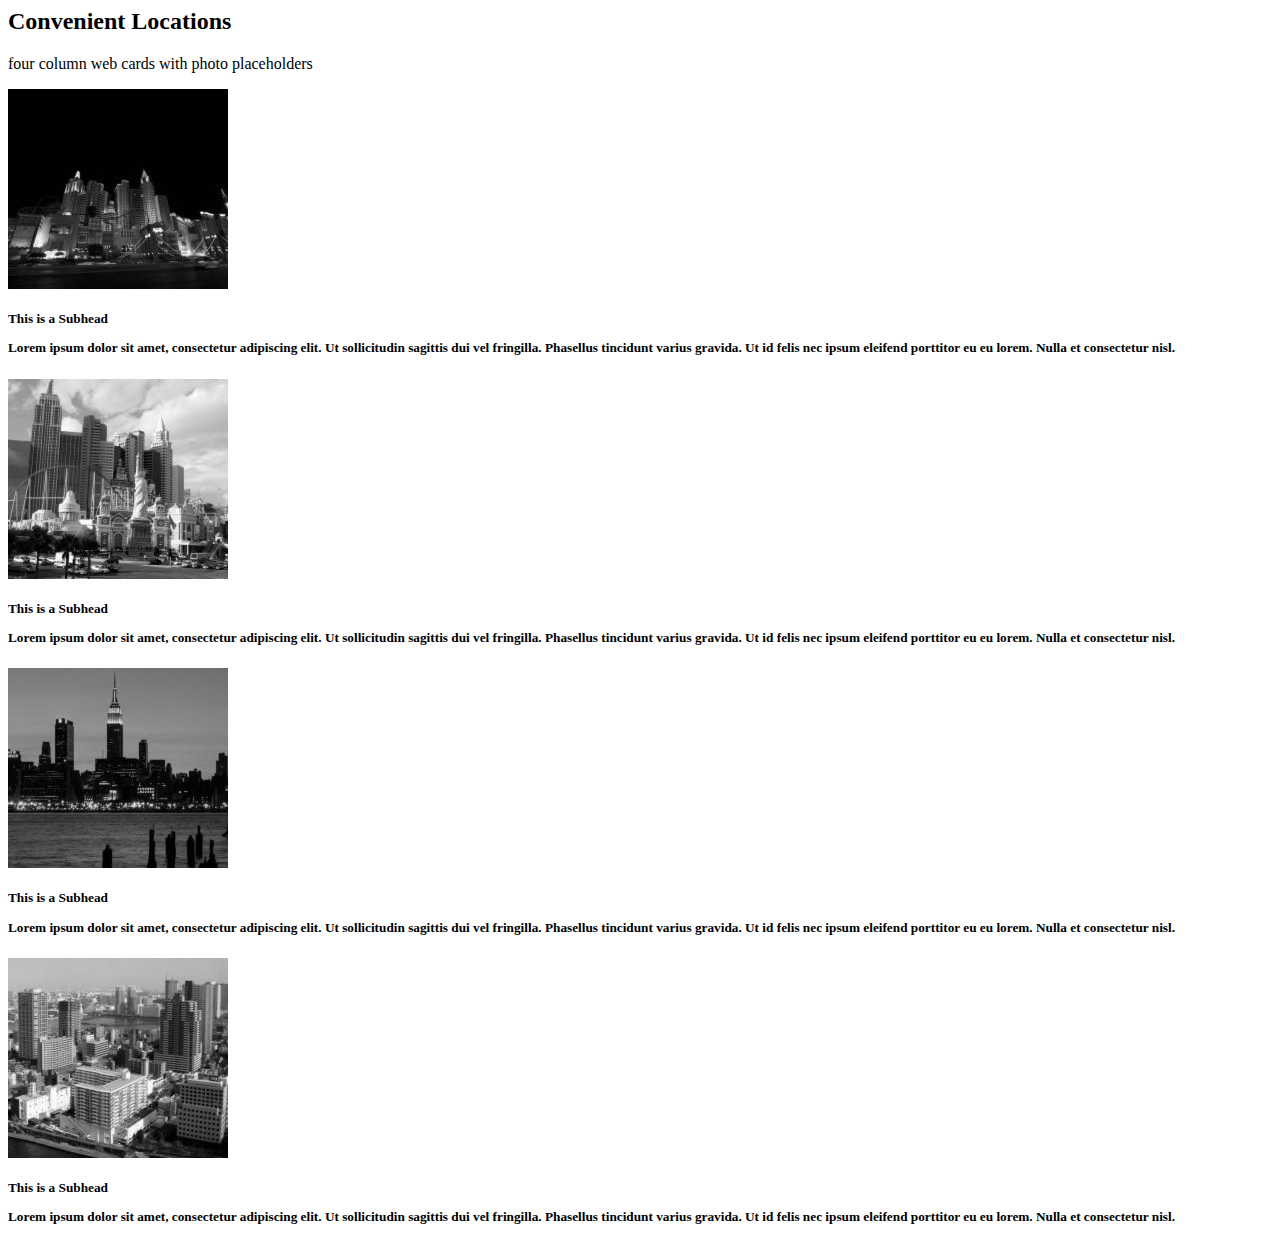
<file: classlesson7.html>
<html>
<body>
<!---Locations--->

<section class="locations">
<div class="container">
<h2 class="section-head"> Convenient Locations </h2>
<p class="section-copy"> four column web cards with photo placeholders </p>
<div class="row">
<div class="columns_4">

<img src="images/location1.png" alt="Location 1">
<h5> This is a Subhead </5>
<p> Lorem ipsum dolor sit amet, consectetur adipiscing elit. Ut sollicitudin sagittis dui vel fringilla. Phasellus tincidunt varius gravida. Ut id felis nec ipsum eleifend porttitor eu eu lorem. Nulla et consectetur nisl.</p>
</div> <!--- end of columns_4--->

<div class="columns_4">
<img src="images/location2.png" alt="Location 2">
<h5> This is a Subhead </5>
<p> Lorem ipsum dolor sit amet, consectetur adipiscing elit. Ut sollicitudin sagittis dui vel fringilla. Phasellus tincidunt varius gravida. Ut id felis nec ipsum eleifend porttitor eu eu lorem. Nulla et consectetur nisl.</p>
</div> <!--- end of columns_4--->

<div class="columns_4">
<img src="images/location3.png" alt="Location 3">
<h5> This is a Subhead </5>
<p> Lorem ipsum dolor sit amet, consectetur adipiscing elit. Ut sollicitudin sagittis dui vel fringilla. Phasellus tincidunt varius gravida. Ut id felis nec ipsum eleifend porttitor eu eu lorem. Nulla et consectetur nisl.</p>
</div> <!--- end of columns_4--->

<div class="columns_4">
<img src="images/location4.png" alt="Location 4">
<h5> This is a Subhead </5>
<p> Lorem ipsum dolor sit amet, consectetur adipiscing elit. Ut sollicitudin sagittis dui vel fringilla. Phasellus tincidunt varius gravida. Ut id felis nec ipsum eleifend porttitor eu eu lorem. Nulla et consectetur nisl.</p>
</div> <!--- end of columns_4--->

</div> <!--- end of row--->
</div> <!--- end of container--->
</section>
</body>
</html>
</file>
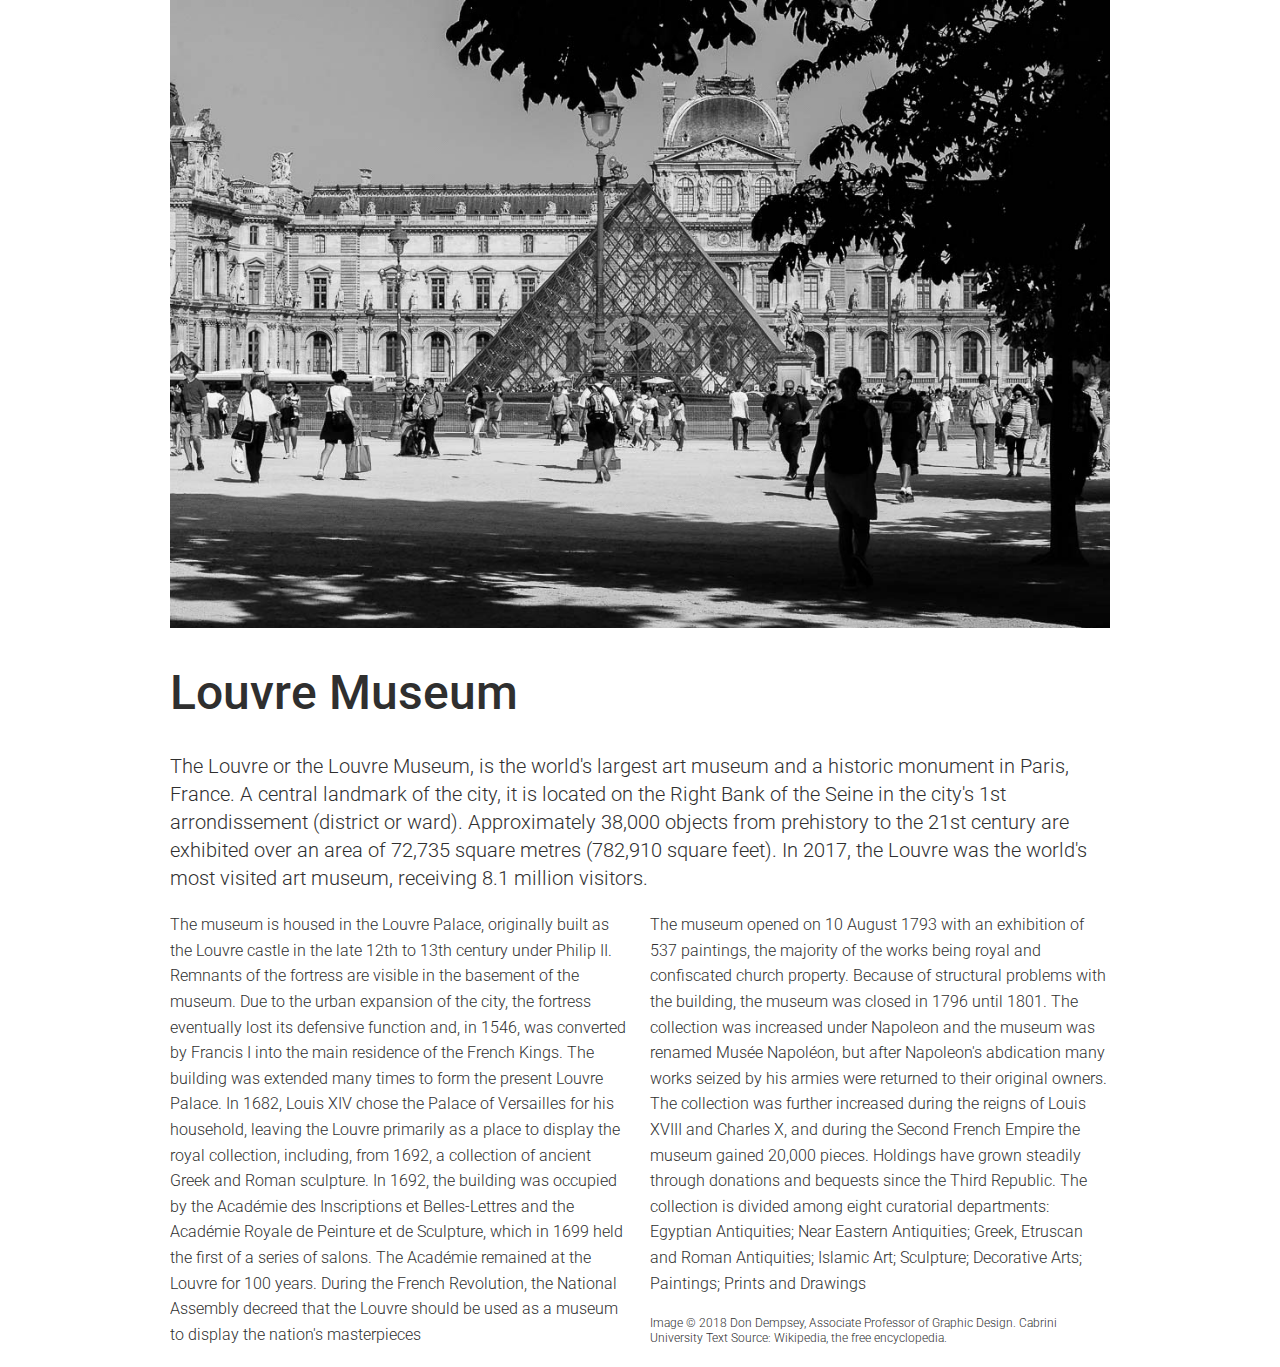
<file: louvre.html>
<!doctype html>
<html>
<head>
<meta charset="UTF-8">
<title>Louvre Mueseum</title>
	
	
<!-- basic page needs -->	
<meta name="decription" content="Pedagogy:a framework for students" >
<meta name="author" content="Nelly Vargas" >
<meta name="viewport" content="width=device-width, intial-scale=1" >	

	
<!-- basic fonts -->	
<link href="https://fonts.googleapis.com/css?family=Roboto+Slab:400,700|Roboto:400,400i,700,700i,900,900i" rel="stylesheet">
<link rel="stylesheet" href="https://use.fontawesome.com/releases/v5.6.3/css/all.css" integrity="sha384-UHRtZLI+pbxtHCWp1t77Bi1L4ZtiqrqD80Kn4Z8NTSRyMA2Fd33n5dQ8lWUE00s/" crossorigin="anonymous">
	


</head>
	
<!-- internal sttyle sheet-->
	<link href="css/normalize.css" rel="stylesheet" type= "text/css"/>
	<link href="css/base.css" rel="stylesheet" type= "text/css"/>
	<!-- external style sheet -->
<style>	
</style>
	


<body>
	
<div class="container">	
	
<img src="images/louvre-museum.jpg" alt="Louvre Museum">	
<h1>Louvre Museum</h1>	
	
<p class="large-text">The Louvre or the Louvre Museum, is the world's largest art museum and a historic monument in Paris, France. A central landmark of the city, it is located on the Right Bank of the Seine in the city's 1st arrondissement (district or ward). Approximately 38,000 objects from prehistory to the 21st century are exhibited over an area of 72,735 square metres (782,910 square feet). In 2017, the Louvre was the world's most visited art museum, receiving 8.1 million visitors.</p>
	
<div class="columns_2">
<p>The museum is housed in the Louvre Palace, originally built as the Louvre castle in the late 12th to 13th century under Philip II. Remnants of the fortress are visible in the basement of the museum. Due to the urban expansion of the city, the fortress eventually lost its defensive function and, in 1546, was converted by Francis I into the main residence of the French Kings. The building was extended many times to form the present Louvre Palace. In 1682, Louis XIV chose the Palace of Versailles for his household, leaving the Louvre primarily as a place to display the royal collection, including, from 1692, a collection of ancient Greek and Roman sculpture. In 1692, the building was occupied by the Académie des Inscriptions et Belles-Lettres and the Académie Royale de Peinture et de Sculpture, which in 1699 held the first of a series of salons. The Académie remained at the Louvre for 100 years. During the French Revolution, the National Assembly decreed that the Louvre should be used as a museum to display the nation's masterpieces</p>
</div> <!-- end columns_2 -->	

<div class="columns_2">	
<p>The museum opened on 10 August 1793 with an exhibition of 537 paintings, the majority of the works being royal and confiscated church property. Because of structural problems with the building, the museum was closed in 1796 until 1801. The collection was increased under Napoleon and the museum was renamed Musée Napoléon, but after Napoleon's abdication many works seized by his armies were returned to their original owners. The collection was further increased during the reigns of Louis XVIII and Charles X, and during the Second French Empire the museum gained 20,000 pieces. Holdings have grown steadily through donations and bequests since the Third Republic. The collection is divided among eight curatorial departments: Egyptian Antiquities; Near Eastern Antiquities; Greek, Etruscan and Roman Antiquities; Islamic Art; Sculpture; Decorative Arts; Paintings; Prints and Drawings</p>
</div> <!-- end columns_3 -->
	
<p class="small-text">Image © 2018 Don Dempsey, Associate Professor of Graphic Design. Cabrini University Text Source: Wikipedia, the free encyclopedia.</p>	
</div> <!-- end container -->
</body>
</html>
</file>
<file: css/base.css>
/* ------[border box] -----*/
/* apply a natural box layout model to all elements, but allowing components to change */

html{
	box-sizing: border-box;
}
*,  *:before, *:after{
	box-sizing:inherit;
}

/* Basic Styles */

body {
	color: #2F2F2F;
	font-family: 'Roboto' , sans-serif;
	font-style: normal;
	font-weight: 300;
	line-height: 1.6em;	
	text-align: left;
	font-size: 100%;
	}

/*typography */

p {
	font-size: 1em;
	margin: 0 0 20px 0; 
}

h1 {
	font-family: 'Roboto Slab', serif;
	font-weight: 500;
	font-size: 3.250em;
	line-height: 1.1;
}

h2 {
	font-family: 'Roboto Slab', serif;
	font-weight: 500;
	font-size: 2.500em;
	line-height: 1.1;
}

h3 {
	font-family: 'Roboto Slab', serif;
	font-weight: 500;
	font-size: 1.500em;
	line-height: 1.1;
}

h4 {
	font-family: 'Roboto Slab', serif;
	font-weight: 900;
	font-size: 1em;
	line-height: 1.1;
}

h5 {
	font-family: 'Roboto Slab', serif;
	font-weight: 900;
	font-size: 1em;
	line-height: 1.1;
	margin-bottom: 10px;
}
h6 {
	font-family: 'Roboto Slab', serif;
	font-weight: 900;
	font-size: 1em;
	line-height: 1.1;
}
.large-text {
		font-size: 1.4em;
	line-height: 1.4;
	}
	
	.small-text{
		font-size: 0.7em;
		line-height: 1.2;
	}




/* Smple grid - 12 Columns 60/ 20 */

/* 1 columns */
.columns_1 {
	width: 940px;
	float: left;
}

/* 2 columns */

.columns_2 {
	width: 460px;
	float: left;
	margin-right: 20px;
}
.columns_2:last-of-type {
	margin-right: 0px;
}
/* 3 columns */

.columns_3 {
	width: 300px;
	float: left;
	margin-right: 20px;
}
.columns_3:last-of-type {
	margin-right: 0px;
}

/* 4 columns */

.columns_4 {
	width: 220px;
	float: left;
	margin-right: 20px;
}
.columns_4:last-of-type {
	margin-right: 0px;
}

/* 6 columns */

.columns_6 {
	width: 140px;
	float: left;
	margin-right: 20px;
}
.columns_6:last-of-type {
	margin-right: 0px;
}

/* 12 columns */

.columns_12 {
	width: 60px;
	float: left;
	margin-right: 20px;
}
.columns_12:last-of-type {
	margin-right: 0px;
}



/* Buttons */ 

.drk-otl-btn {
	display: inline-block;
	padding: 5px 15px;
	text-align: center;
	font-weight: 300;
	border: 1px solid #000;
	border-radius: 5px;
	margin: 0 0 20px 0;
	cursor: pointer;
}

.drk-otl-btn:link {
	color: #000;
	text-decoration: none;
}

.drk-otl-btn:hover {
	color: #ff6600;
	text-decoration: none;
	border: 1px solid #ff6600;
}

/* Misc HTML */ 



.align-right{
	float: right;
	margin: 0 0 0 10px;
	padding: 0;
}

.align-left{
	float: left;
	margin: 0 10 0 0px;
	padding: 0;
}
.align-center{
	display: block; 
	margin: 0 auto;
}

	.container {
		width: 940px;
		display: block;
		margin: 0 auto;
		overflow: hidden;
		clear: both; 
	}
	img {
		width: 100%;
	}
	h1 {
		font-family: 'Roboto', sans-serif;
		font-size: 48px;
	}
	
	.large-text {
		font-size: 20px;
	}
	
	.small-text{
		font-size: 12px;
	}
	
	.columns_2 {
		width: 460px;
		float: left; 
		margin-right: 20px;
	}
	.columns_2:last-of-type {
		margin-right: 0px;
	}
</file>
